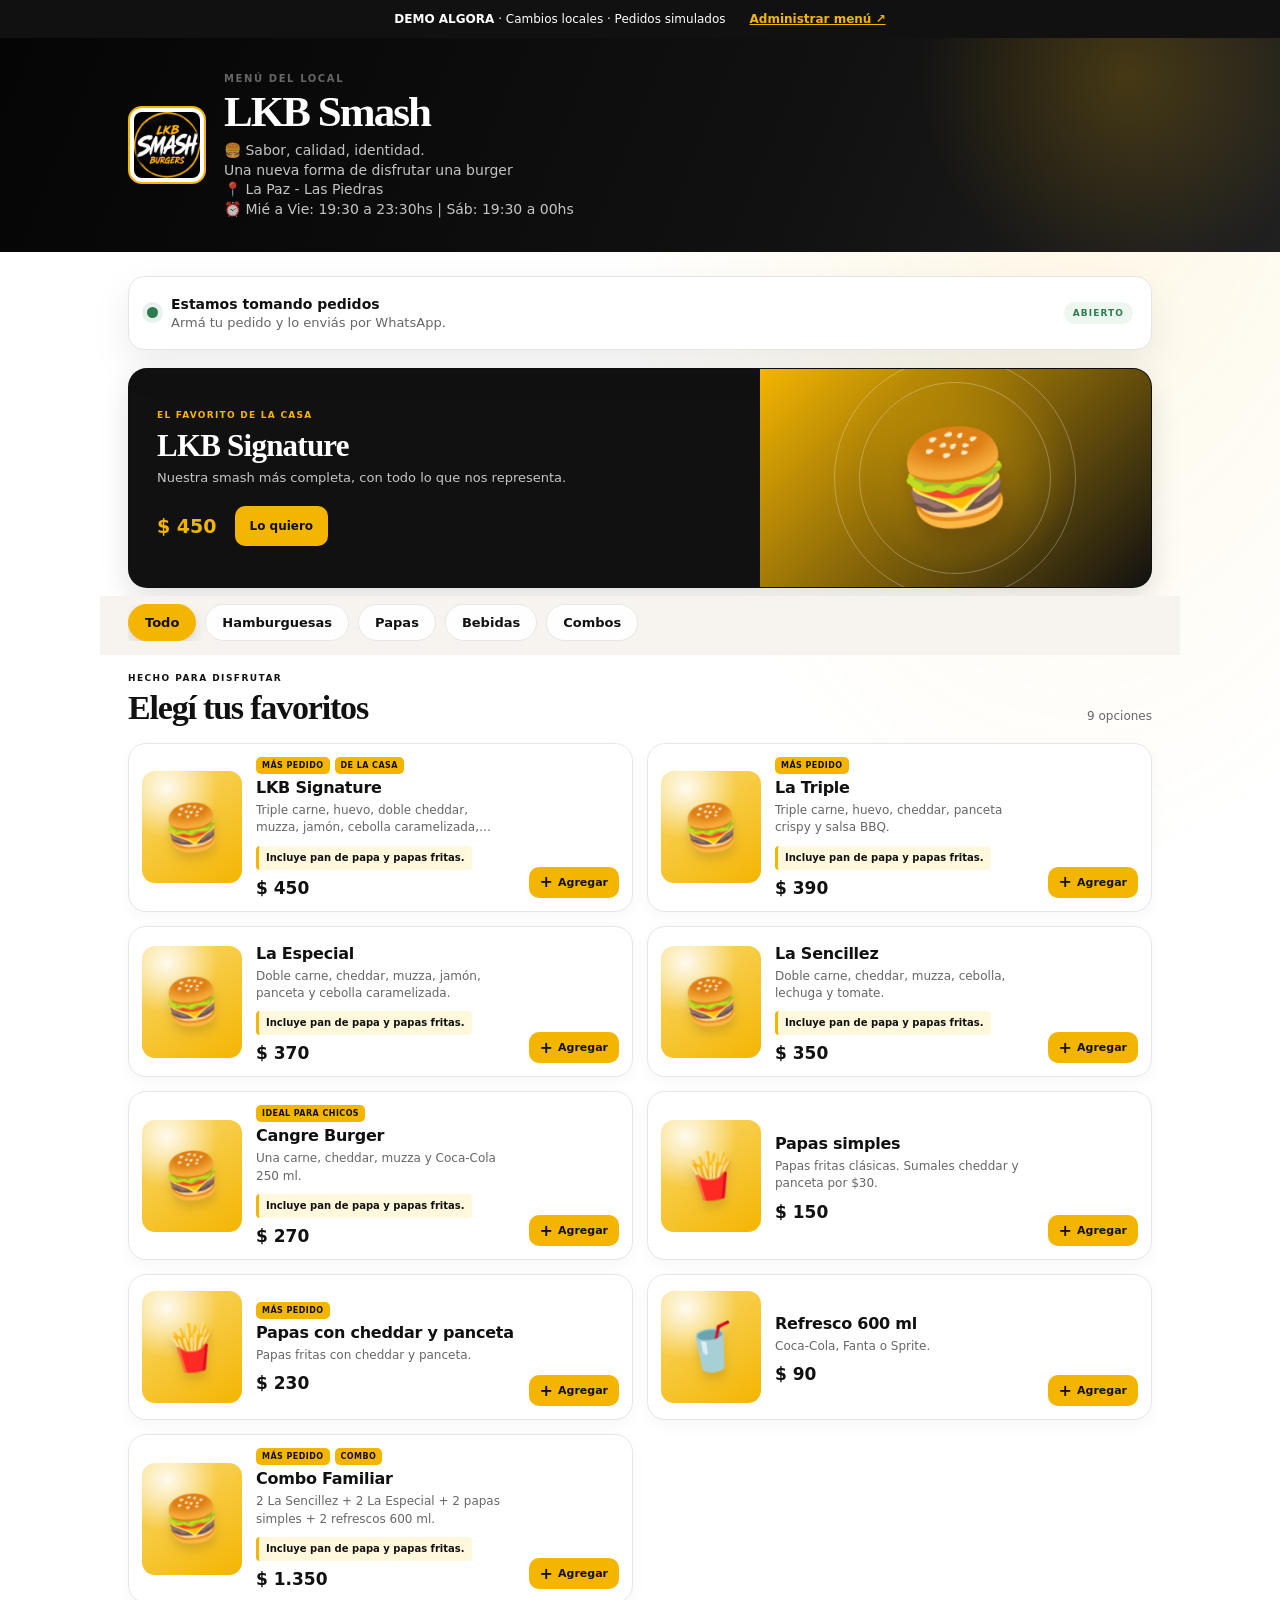
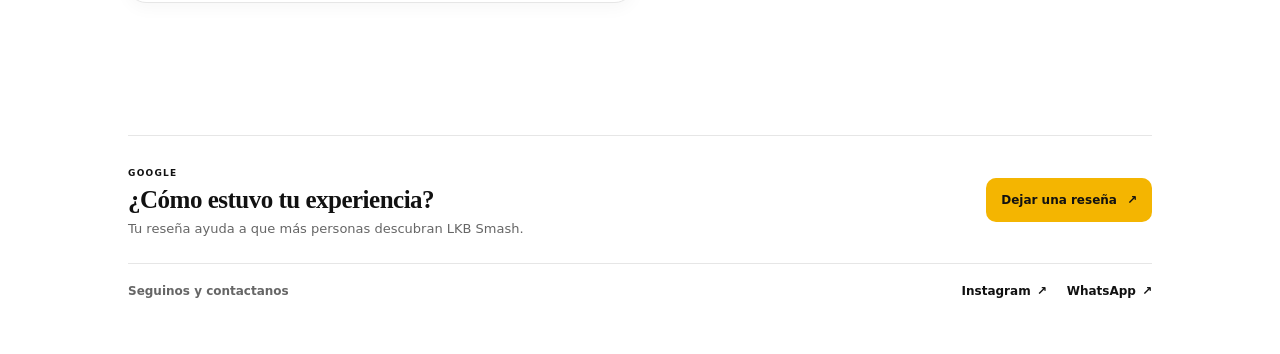
<file: index.html>
<!DOCTYPE html>
<html lang="es">
<head>
  <meta charset="UTF-8">
  <meta name="viewport" content="width=device-width, initial-scale=1.0">
  <meta name="description" content="Elegí tu smash favorita, sumale unas papas y armá tu pedido. Mandalo por WhatsApp y dejá el resto en nuestras manos.">
  <meta name="theme-color" content="#f4b501">
  <title>LKB Smash · Hacé tu pedido</title>
  <meta property="og:site_name" content="LKB Smash">
  <meta property="og:locale" content="es_UY">
  <meta property="og:type" content="website">
  <meta property="og:title" content="🍔 LKB Smash · ¿Qué vas a comer hoy?">
  <meta property="og:description" content="Elegí tu smash favorita, sumale unas papas y armá tu pedido. Mandalo por WhatsApp y dejá el resto en nuestras manos.">
  <meta property="og:url" content="https://menu-digital-mvp.pages.dev/">
  <meta property="og:image" content="https://menu-digital-mvp.pages.dev/assets/img/logo.jpg">
  <meta property="og:image:type" content="image/jpeg">
  <meta property="og:image:alt" content="Logo de LKB Smash">
  <meta name="twitter:title" content="🍔 LKB Smash · ¿Qué vas a comer hoy?">
  <meta name="twitter:description" content="Elegí tu smash favorita, sumale unas papas y armá tu pedido. Mandalo por WhatsApp y dejá el resto en nuestras manos.">
  <meta name="twitter:card" content="summary_large_image">
  <meta name="twitter:image" content="https://menu-digital-mvp.pages.dev/assets/img/logo.jpg">
  <link rel="icon" type="image/jpeg" href="./assets/img/logo.jpg">
  <link rel="canonical" href="https://menu-digital-mvp.pages.dev/">
  <link rel="stylesheet" href="./css/styles.css">
</head>
<body>
  <div class="demo-banner"><span><strong>DEMO ALGORA</strong> · Cambios locales · Pedidos simulados</span><a href="./admin.html">Administrar menú ↗</a></div>
  <div id="app">
    <header id="restaurant-header" aria-label="Información del local"></header>

    <main class="page-shell">
      <section id="restaurant-status" aria-live="polite"></section>
      <section id="featured-product" aria-label="Producto destacado"></section>
      <section id="demo-promotion" class="demo-promotion" hidden></section>
      <section id="categories"></section>
      <section id="menu" aria-label="Menú del local"></section>
      <section id="google-reviews" aria-label="Dejá una reseña en Google"></section>
      <section id="social-links" aria-label="Redes sociales y contacto"></section>
    </main>

    <div id="cart-bar" class="cart-bar hidden"></div>
    <div id="cart-drawer" class="drawer hidden" aria-hidden="true"></div>
    <div id="product-modal" class="modal hidden" aria-hidden="true"></div>
  </div>

  <script type="module" src="./js/app.js"></script>
</body>
</html>
</file>
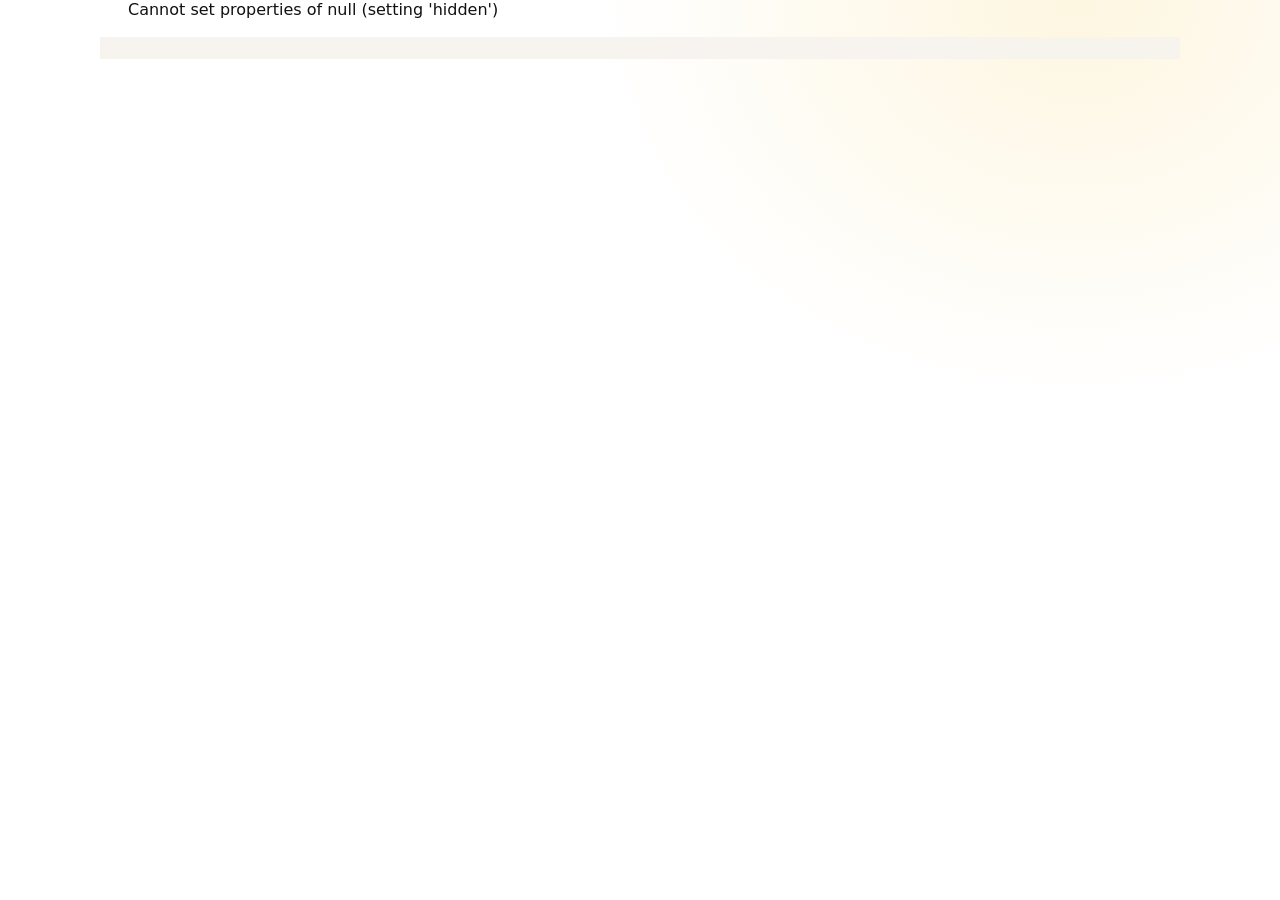
<file: burger-house/index.html>
<!DOCTYPE html>
<html lang="es">
<head>
  <meta charset="UTF-8">
  <meta name="viewport" content="width=device-width, initial-scale=1.0">
  <meta name="description" content="Explorá el menú de Burger House Company y hacé tu pedido por WhatsApp.">
  <meta name="theme-color" content="#f4b501">
  <title>Burger House Company · Menú digital</title>
  <link rel="stylesheet" href="/css/styles.css">
</head>
<body>
  <div id="app">
    <header id="restaurant-header" aria-label="Información del local"></header>
    <main class="page-shell">
      <section id="restaurant-selector" class="hidden" aria-label="Elegí un local"></section>
      <section id="restaurant-status" aria-live="polite"></section>
      <section id="featured-product" aria-label="Producto destacado"></section>
      <section id="categories"></section>
      <section id="menu" aria-label="Menú del local"></section>
      <section id="google-reviews" aria-label="Dejá una reseña en Google"></section>
      <section id="social-links" aria-label="Redes sociales y contacto"></section>
    </main>
    <div id="cart-bar" class="cart-bar hidden"></div>
    <div id="cart-drawer" class="drawer hidden" aria-hidden="true"></div>
    <div id="product-modal" class="modal hidden" aria-hidden="true"></div>
  </div>
  <script type="module" src="/js/app.js"></script>
</body>
</html>
</file>
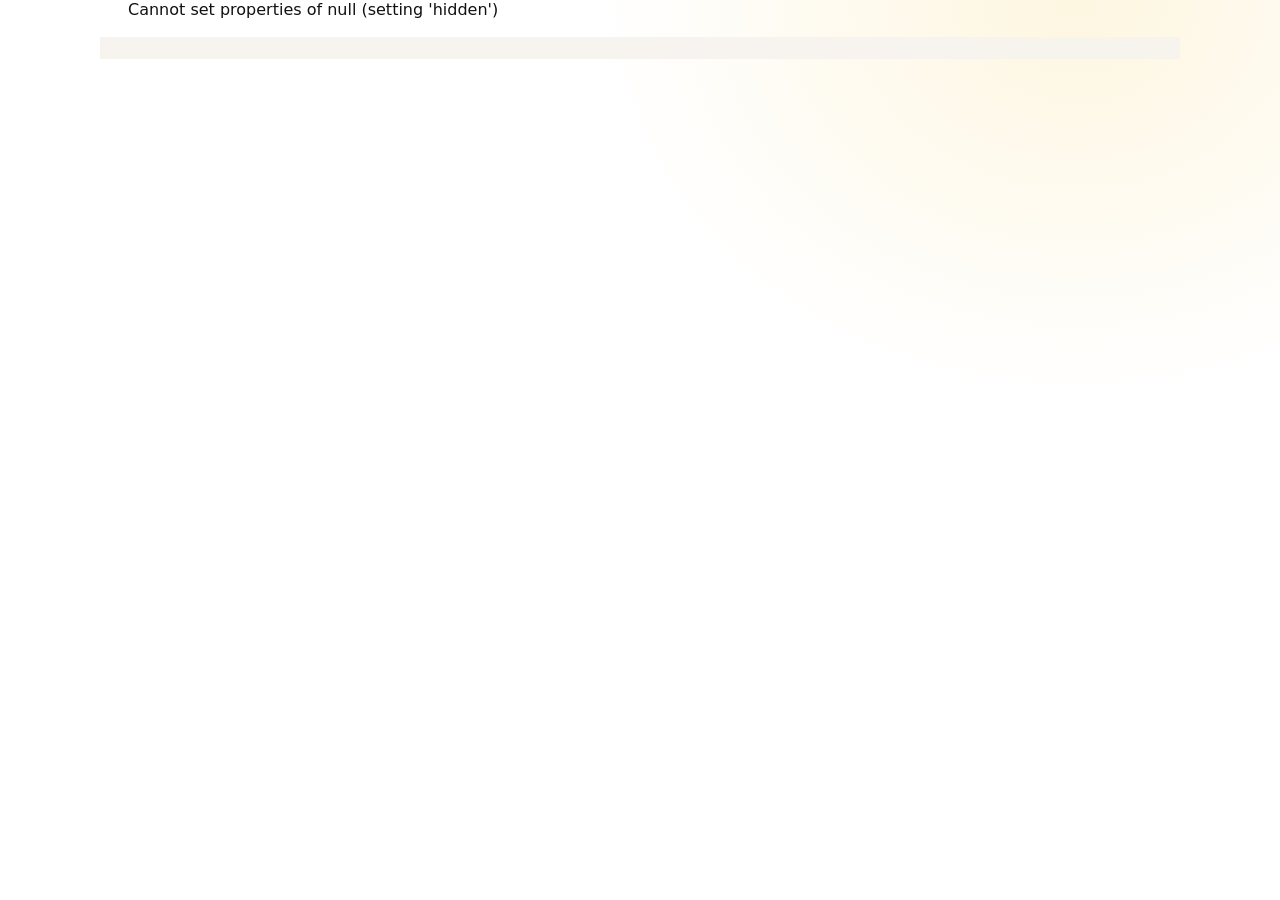
<file: lKb-smash/index.html>
<!DOCTYPE html>
<html lang="es">
<head>
  <meta charset="UTF-8">
  <meta name="viewport" content="width=device-width, initial-scale=1.0">
  <meta name="description" content="Explorá el menú de LKB Smash y hacé tu pedido por WhatsApp.">
  <meta name="theme-color" content="#f4b501">
  <title>LKB Smash · Menú digital</title>
  <link rel="stylesheet" href="/css/styles.css">
</head>
<body>
  <div id="app">
    <header id="restaurant-header" aria-label="Información del local"></header>
    <main class="page-shell">
      <section id="restaurant-selector" class="hidden" aria-label="Elegí un local"></section>
      <section id="restaurant-status" aria-live="polite"></section>
      <section id="featured-product" aria-label="Producto destacado"></section>
      <section id="categories"></section>
      <section id="menu" aria-label="Menú del local"></section>
      <section id="google-reviews" aria-label="Dejá una reseña en Google"></section>
      <section id="social-links" aria-label="Redes sociales y contacto"></section>
    </main>
    <div id="cart-bar" class="cart-bar hidden"></div>
    <div id="cart-drawer" class="drawer hidden" aria-hidden="true"></div>
    <div id="product-modal" class="modal hidden" aria-hidden="true"></div>
  </div>
  <script type="module" src="/js/app.js"></script>
</body>
</html>
</file>
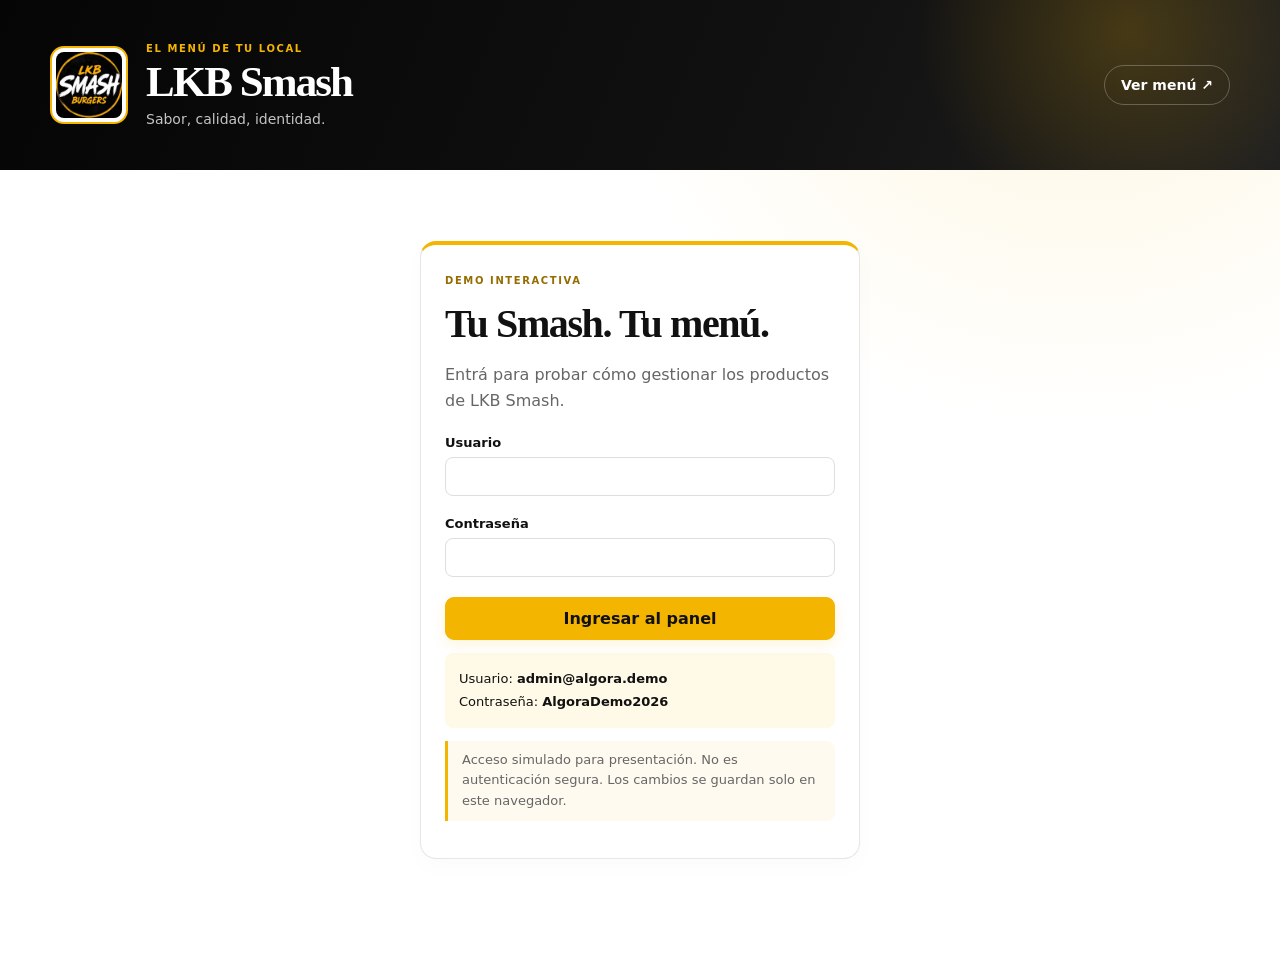
<file: admin.html>
<!doctype html>
<html lang="es">
<head>
<meta charset="utf-8"><meta name="viewport" content="width=device-width,initial-scale=1">
<title>LKB Smash · Administrar menú</title>
<link rel="stylesheet" href="./css/admin.css">
</head>
<body>
<header class="topbar"><a class="brand" href="./admin.html"><img src="./assets/img/logo.jpg" alt="Logo de LKB Smash"><div><span class="brand-eyebrow">EL MENÚ DE TU LOCAL</span><strong>LKB Smash</strong><span class="brand-tagline">Sabor, calidad, identidad.</span></div></a><a class="menu-link" href="./index.html">Ver menú ↗</a></header>
<main id="admin-root"></main>
<div id="feedback" class="toast" role="status" aria-live="polite" hidden></div>
<script type="module" src="./js/admin.js"></script>
</body></html>
</file>
<file: css/styles.css>
/* Estilos base y componentes del menú digital. */

:root {
  font-family: Inter, system-ui, -apple-system, BlinkMacSystemFont, "Segoe UI", sans-serif;
  color: #111111;
  background: #ffffff;
  --surface: #ffffff;
  --border: #e6e6e6;
  --muted: #666666;
  --accent: #f4b501;
  --success: #178447;
  --danger: #c93636;
}

* {
  box-sizing: border-box;
}

body {
  margin: 0;
  background: #ffffff;
}

button,
input,
textarea {
  font: inherit;
}

button {
  cursor: pointer;
}

button:disabled {
  cursor: not-allowed;
  opacity: .45;
}

#app {
  min-height: 100vh;
}

.header-inner,
main {
  width: min(760px, 100%);
  margin: 0 auto;
  padding-inline: 16px;
}

header {
  background: var(--surface);
  border-bottom: 1px solid var(--border);
}

.header-inner {
  padding-block: 20px;
}

.header-inner strong,
.header-inner span {
  display: block;
}

.header-inner strong {
  font-size: 24px;
}

.header-inner span {
  color: var(--muted);
  margin-top: 3px;
}

.status {
  display: flex;
  gap: 10px;
  align-items: center;
  margin-block: 16px;
  padding: 12px;
  border-radius: 12px;
  background: var(--surface);
  border: 1px solid var(--border);
}

.status-dot {
  width: 10px;
  height: 10px;
  border-radius: 50%;
  background: var(--danger);
}

.status.is-open .status-dot {
  background: var(--success);
}

.status p {
  margin: 3px 0 0;
  color: var(--muted);
  font-size: 14px;
}

.categories {
  display: flex;
  gap: 8px;
  overflow-x: auto;
  padding-block: 4px 16px;
}

.categories button {
  border: 1px solid var(--border);
  background: var(--surface);
  border-radius: 999px;
  padding: 9px 15px;
  white-space: nowrap;
}

.categories button.active {
  background: var(--accent);
  color: white;
  border-color: var(--accent);
}

.menu-list {
  display: grid;
  gap: 10px;
  padding-bottom: 110px;
}

.product-card {
  background: var(--surface);
  border: 1px solid var(--border);
  border-radius: 14px;
  padding: 16px;
  display: flex;
  justify-content: space-between;
  gap: 16px;
}

.product-info {
  min-width: 0;
}

.product-info h2 {
  margin: 5px 0;
  font-size: 18px;
}

.product-info p {
  margin: 0 0 10px;
  color: var(--muted);
  font-size: 14px;
  line-height: 1.4;
}

.product-info strong {
  font-size: 17px;
}

.tags {
  display: flex;
  gap: 5px;
}

.tags span {
  font-size: 11px;
  padding: 3px 7px;
  border-radius: 999px;
  background: #eee;
}

.add-button,
.primary-button {
  border: 0;
  background: var(--accent);
  color: white;
  border-radius: 9px;
  padding: 9px 13px;
  align-self: end;
  white-space: nowrap;
}

.primary-button {
  width: 100%;
  padding: 13px;
  margin-top: 15px;
}

.cart-bar {
  position: fixed;
  left: 50%;
  bottom: 14px;
  transform: translateX(-50%);
  width: min(728px, calc(100% - 28px));
  z-index: 20;
}

.cart-bar button {
  width: 100%;
  border: 0;
  border-radius: 14px;
  background: var(--accent);
  color: white;
  padding: 15px;
  display: flex;
  align-items: center;
  justify-content: space-between;
  gap: 10px;
}

.drawer,
.modal {
  position: fixed;
  inset: 0;
  z-index: 50;
}

.drawer-backdrop,
.modal-backdrop {
  position: absolute;
  inset: 0;
  background: rgba(0, 0, 0, .45);
}

.drawer-content {
  position: absolute;
  right: 0;
  top: 0;
  height: 100%;
  width: min(480px, 100%);
  background: var(--surface);
  padding: 24px 18px;
  overflow-y: auto;
}

.modal-content {
  position: relative;
  width: min(520px, calc(100% - 28px));
  max-height: 90vh;
  overflow-y: auto;
  margin: 5vh auto;
  background: var(--surface);
  border-radius: 16px;
  padding: 22px;
}

.modal-close {
  border: 0;
  background: transparent;
  font-size: 26px;
  float: right;
}

fieldset {
  border: 1px solid var(--border);
  border-radius: 10px;
  margin-top: 16px;
  padding: 12px;
}

fieldset label {
  display: block;
  padding: 8px 0;
}

.cart-item {
  border-bottom: 1px solid var(--border);
  padding: 14px 0;
}

.cart-item > div:first-child {
  display: grid;
  gap: 4px;
}

.cart-item small,
.cart-item span {
  color: var(--muted);
}

.quantity {
  display: flex;
  align-items: center;
  gap: 10px;
  margin-top: 10px;
}

.quantity button {
  width: 30px;
  height: 30px;
  border: 1px solid var(--border);
  background: white;
  border-radius: 7px;
}

.remove {
  border: 0;
  background: transparent;
  color: var(--danger);
  padding: 5px 0;
  margin-top: 5px;
}

.cart-total {
  display: flex;
  justify-content: space-between;
  font-size: 19px;
  padding-block: 18px;
}

#order-extra-fields {
  display: grid;
  gap: 12px;
}

#order-extra-fields label {
  display: grid;
  gap: 5px;
}

#order-extra-fields input,
#order-extra-fields textarea {
  width: 100%;
  border: 1px solid var(--border);
  border-radius: 8px;
  padding: 10px;
}

#order-extra-fields textarea {
  min-height: 80px;
  resize: vertical;
}

.helper {
  color: var(--muted);
}

.hidden {
  display: none !important;
}

/* Brand and layout */
:root {
  color-scheme: light;
  font-family: Inter, ui-sans-serif, system-ui, -apple-system, BlinkMacSystemFont, "Segoe UI", sans-serif;
  color: #111111;
  background: #ffffff;
  --surface: #ffffff;
  --surface-soft: #fff8dd;
  --border: #e6e6e6;
  --muted: #666666;
  --accent: #f4b501;
  --accent-dark: #111111;
  --success: #2e7b4f;
  --danger: #b83a32;
  --shadow-soft: 0 16px 40px rgba(0, 0, 0, .08);
}

html {
  scroll-behavior: smooth;
}

body {
  min-width: 320px;
  background:
    radial-gradient(ellipse at 84% 0%, rgba(244, 181, 1, .12), transparent 30rem),
    #ffffff;
  color: #111111;
}

button,
input,
textarea {
  font: inherit;
}

button {
  transition: background-color .18s ease, border-color .18s ease, color .18s ease, transform .18s ease, box-shadow .18s ease;
}

button:focus-visible,
input:focus-visible,
textarea:focus-visible {
  outline: 3px solid rgba(244, 181, 1, .48);
  outline-offset: 3px;
}

#app {
  min-height: 100vh;
}

header {
  overflow: hidden;
  color: #ffffff;
  background:
    radial-gradient(circle at 88% 18%, rgba(244, 181, 1, .2), transparent 13rem),
    linear-gradient(112deg, #050505 0%, #111111 62%, #202020 100%);
  border: 0;
}

.header-inner,
main {
  width: min(1080px, 100%);
  margin-inline: auto;
  padding-inline: 28px;
}

.header-inner {
  display: flex;
  align-items: center;
  gap: 18px;
  min-height: 170px;
  padding-block: 32px;
}

.brand-mark {
  display: grid;
  flex: 0 0 68px;
  width: 68px;
  height: 68px;
  place-items: center;
  color: #111111;
  background: var(--accent);
  border: 4px solid rgba(255, 255, 255, .2);
  border-radius: 14px;
  box-shadow: 0 8px 22px rgba(0, 0, 0, .16);
  font-family: Georgia, serif;
  font-size: 34px;
  font-weight: 800;
}

.brand-logo {
  display: block;
  flex: 0 0 78px;
  width: 78px;
  height: 78px;
  padding: 4px;
  object-fit: contain;
  background: #ffffff;
  border: 2px solid var(--accent);
  border-radius: 14px;
}

.brand-copy {
  min-width: 0;
}

.brand-eyebrow,
.section-eyebrow {
  display: block;
  font-size: 10px;
  font-weight: 800;
  letter-spacing: .16em;
}

.brand-eyebrow {
  margin-bottom: 5px;
  color: var(--accent);
}

.brand-copy h1 {
  margin: 0;
  font-family: Georgia, "Times New Roman", serif;
  font-size: clamp(30px, 5vw, 43px);
  letter-spacing: -.045em;
  line-height: 1.05;
}

.brand-copy p {
  margin: 7px 0 0;
  color: rgba(255, 255, 255, .76);
  font-size: 14px;
  line-height: 1.4;
  white-space: pre-line;
}

main {
  padding-bottom: 48px;
}

/* Opening status and category navigation */
.status {
  position: relative;
  display: flex;
  align-items: center;
  gap: 13px;
  min-height: 74px;
  margin: 24px 0 15px;
  padding: 15px 18px;
  background: var(--surface);
  border: 1px solid var(--border);
  border-radius: 16px;
  box-shadow: var(--shadow-soft);
}

.status-dot {
  position: relative;
  flex: 0 0 11px;
  width: 11px;
  height: 11px;
  background: var(--danger);
  border-radius: 50%;
  box-shadow: 0 0 0 5px rgba(184, 58, 50, .1);
}

.status.is-open .status-dot {
  background: var(--success);
  box-shadow: 0 0 0 5px rgba(46, 123, 79, .1);
}

.status strong {
  display: block;
  font-size: 14px;
  font-weight: 750;
}

.status p {
  margin: 3px 0 0;
  color: var(--muted);
  font-size: 13px;
}

.status-note {
  margin-left: auto;
  padding: 6px 9px;
  color: var(--danger);
  background: #fff1ed;
  border-radius: 999px;
  font-size: 9px;
  font-weight: 850;
  letter-spacing: .12em;
}

.status.is-open .status-note {
  color: var(--success);
  background: #edf7ef;
}

#featured-product:not(.hidden) {
  margin: 18px 0 8px;
}

.featured-banner {
  display: grid;
  grid-template-columns: minmax(0, 1fr) minmax(210px, .62fr);
  min-height: 218px;
  overflow: hidden;
  color: #ffffff;
  background: #111111;
  border: 1px solid rgba(0, 0, 0, .18);
  border-radius: 19px;
  box-shadow: 0 12px 30px rgba(0, 0, 0, .12);
}

.featured-copy {
  display: flex;
  flex-direction: column;
  align-items: flex-start;
  justify-content: center;
  padding: 24px 28px;
}

.featured-eyebrow {
  color: var(--accent);
  font-size: 9px;
  font-weight: 850;
  letter-spacing: .14em;
}

.featured-copy h2 {
  margin: 9px 0 6px;
  font-family: Georgia, "Times New Roman", serif;
  font-size: 31px;
  letter-spacing: -.025em;
  line-height: 1.08;
}

.featured-copy p {
  max-width: 440px;
  margin: 0;
  color: rgba(255, 255, 255, .76);
  font-size: 13px;
  line-height: 1.5;
}

.featured-actions {
  display: flex;
  align-items: center;
  gap: 18px;
  margin-top: 18px;
}

.featured-price {
  color: var(--accent);
  font-size: 19px;
  font-weight: 800;
}

.featured-button {
  min-height: 40px;
  padding: 9px 15px;
  color: #111111;
  background: var(--accent);
  border: 0;
  border-radius: 10px;
  font-size: 12px;
  font-weight: 800;
}

.featured-button:not(:disabled):hover {
  background: #ffffff;
  box-shadow: 0 5px 14px rgba(0, 0, 0, .17);
  transform: translateY(-1px);
}

.featured-visual {
  position: relative;
  display: grid;
  min-height: 218px;
  overflow: hidden;
  place-items: center;
  background:
    radial-gradient(circle at 54% 45%, rgba(244, 181, 1, .36), transparent 44%),
    linear-gradient(135deg, #f4b501, #111111);
}

.featured-visual::before,
.featured-visual::after {
  position: absolute;
  width: 190px;
  height: 190px;
  border: 1px solid rgba(255, 255, 255, .28);
  border-radius: 50%;
  content: "";
}

.featured-visual::after {
  width: 240px;
  height: 240px;
}

.featured-visual span {
  z-index: 1;
  filter: drop-shadow(0 13px 10px rgba(55, 28, 15, .25));
  font-size: 92px;
  transform: rotate(-8deg);
}

.featured-visual img {
  position: absolute;
  width: 100%;
  height: 100%;
  object-fit: cover;
}

#google-reviews {
  margin-top: 20px;
}

.review-invite {
  display: flex;
  align-items: center;
  justify-content: space-between;
  gap: 24px;
  padding: 25px 0;
  border-block: 1px solid var(--border);
}

.review-copy {
  min-width: 0;
}

.review-eyebrow {
  color: #111111;
  font-size: 9px;
  font-weight: 850;
  letter-spacing: .14em;
}

.review-copy h2 {
  margin: 6px 0 4px;
  font-family: Georgia, "Times New Roman", serif;
  font-size: 25px;
  letter-spacing: -.02em;
  line-height: 1.15;
}

.review-copy p {
  margin: 0;
  color: var(--muted);
  font-size: 13px;
  line-height: 1.5;
}

.review-link {
  display: inline-flex;
  flex: 0 0 auto;
  align-items: center;
  gap: 10px;
  min-height: 44px;
  padding: 11px 15px;
  color: #111111;
  background: var(--accent);
  border-radius: 10px;
  font-size: 12px;
  font-weight: 750;
  text-decoration: none;
}

.review-link:hover {
  color: #ffffff;
  background: #111111;
}

#social-links:not(.hidden) {
  display: flex;
  align-items: center;
  justify-content: space-between;
  gap: 20px;
  padding: 20px 0 8px;
}

.social-heading {
  color: var(--muted);
  font-size: 12px;
  font-weight: 650;
}

.social-links-list {
  display: flex;
  flex-wrap: wrap;
  gap: 20px;
}

.social-link {
  display: inline-flex;
  align-items: center;
  gap: 6px;
  color: #111111;
  font-size: 12px;
  font-weight: 750;
  text-decoration-color: transparent;
  text-underline-offset: 4px;
  transition: color .18s ease, text-decoration-color .18s ease;
}

.social-link:hover {
  color: var(--accent-dark);
  text-decoration-color: currentColor;
}

#categories {
  position: sticky;
  top: 0;
  z-index: 10;
  margin-inline: -28px;
  padding: 8px 28px 14px;
  background: rgba(247, 244, 239, .92);
  backdrop-filter: blur(14px);
}

.categories {
  gap: 9px;
  padding: 0;
  scrollbar-width: none;
}

.categories::-webkit-scrollbar {
  display: none;
}

.categories button {
  padding: 10px 16px;
  color: #111111;
  background: rgba(255, 255, 255, .88);
  border: 1px solid #e6e6e6;
  border-radius: 999px;
  font-size: 13px;
  font-weight: 650;
}

.categories button:hover {
  color: var(--accent-dark);
  border-color: var(--accent);
}

.categories button.active {
  color: #111111;
  background: var(--accent);
  border-color: var(--accent);
  box-shadow: 0 5px 12px rgba(0, 0, 0, .12);
}

/* Menu and product cards */
.menu-heading {
  display: flex;
  align-items: end;
  justify-content: space-between;
  gap: 16px;
  padding: 18px 0 17px;
}

.section-eyebrow {
  color: #111111;
  font-size: 9px;
}

.menu-heading h2 {
  margin: 6px 0 0;
  font-family: Georgia, "Times New Roman", serif;
  font-size: clamp(26px, 4vw, 34px);
  letter-spacing: -.035em;
  line-height: 1.1;
}

.menu-count {
  padding-bottom: 3px;
  color: var(--muted);
  font-size: 12px;
  white-space: nowrap;
}

.menu-list {
  display: grid;
  grid-template-columns: repeat(2, minmax(0, 1fr));
  gap: 14px;
  padding-bottom: 112px;
}

.product-card {
  position: relative;
  display: grid;
  grid-template-columns: 100px minmax(0, 1fr) auto;
  align-items: center;
  gap: 14px;
  min-height: 146px;
  padding: 13px;
  overflow: hidden;
  background: var(--surface);
  border: 1px solid var(--border);
  border-radius: 18px;
  box-shadow: 0 5px 17px rgba(0, 0, 0, .035);
}

.product-card:hover {
  border-color: var(--accent);
  box-shadow: 0 12px 25px rgba(0, 0, 0, .08);
  transform: translateY(-2px);
}

.product-visual {
  display: grid;
  width: 100px;
  height: 112px;
  overflow: hidden;
  place-items: center;
  background:
    radial-gradient(circle at 25% 15%, rgba(255, 255, 255, .9), transparent 42%),
    linear-gradient(145deg, #f8d96f, #f4b501);
  border-radius: 13px;
}

.product-visual span {
  filter: drop-shadow(0 7px 5px rgba(74, 42, 20, .16));
  font-size: 45px;
  transform: rotate(-7deg);
}

.product-visual img {
  width: 100%;
  height: 100%;
  object-fit: cover;
}

.product-info {
  min-width: 0;
}

.tags {
  gap: 5px;
  min-height: 17px;
}

.tags span {
  padding: 4px 6px;
  color: #111111;
  background: var(--accent);
  border-radius: 5px;
  font-size: 8px;
  font-weight: 800;
  letter-spacing: .055em;
}

.product-info h2 {
  margin: 4px 0 5px;
  overflow: hidden;
  font-size: 16px;
  font-weight: 750;
  letter-spacing: -.015em;
  text-overflow: ellipsis;
}

.product-info p {
  display: -webkit-box;
  margin: 0 0 9px;
  overflow: hidden;
  color: var(--muted);
  font-size: 12px;
  line-height: 1.45;
  -webkit-box-orient: vertical;
  -webkit-line-clamp: 2;
}

.product-includes {
  display: inline-block;
  margin: 0 0 8px;
  padding: 5px 7px;
  color: #111111;
  background: var(--surface-soft);
  border-left: 3px solid var(--accent);
  border-radius: 4px;
  font-size: 10px;
  font-weight: 700;
  line-height: 1.4;
}

.product-price {
  color: #111111;
  font-size: 16px;
  font-weight: 800;
}

.add-button,
.primary-button {
  border: 0;
  background: var(--accent);
  color: #111111;
  border-radius: 10px;
  font-weight: 750;
}

.add-button {
  display: inline-flex;
  align-items: center;
  gap: 5px;
  align-self: end;
  padding: 9px 11px;
  font-size: 11px;
  white-space: nowrap;
}

.add-button span:first-child {
  font-size: 16px;
  line-height: 12px;
}

.add-button:not(:disabled):hover,
.primary-button:not(:disabled):hover {
  background: var(--accent-dark);
  color: #ffffff;
  box-shadow: 0 6px 14px rgba(169, 54, 27, .2);
  transform: translateY(-1px);
}

/* Cart, product configuration and order forms */
.cart-bar {
  bottom: max(16px, env(safe-area-inset-bottom));
  width: min(700px, calc(100% - 32px));
}

.cart-bar button {
  min-height: 60px;
  padding: 12px 18px;
  background: #111111;
  border: 1px solid rgba(255, 255, 255, .1);
  border-radius: 17px;
  box-shadow: 0 14px 35px rgba(35, 25, 20, .28);
  font-size: 13px;
}

.cart-bar button strong {
  margin-left: auto;
  color: var(--accent);
  font-size: 16px;
}

.cart-bar button span:last-child {
  padding-left: 14px;
  border-left: 1px solid rgba(255, 255, 255, .2);
  font-weight: 700;
}

.drawer-backdrop,
.modal-backdrop {
  background: rgba(0, 0, 0, .55);
  backdrop-filter: blur(3px);
}

.drawer-content {
  width: min(480px, 100%);
  padding: max(26px, env(safe-area-inset-top)) 24px max(24px, env(safe-area-inset-bottom));
  background: #ffffff;
  box-shadow: -20px 0 60px rgba(0, 0, 0, .16);
}

.drawer-content h2,
.modal-content h2 {
  margin: 12px 0 8px;
  font-family: Georgia, "Times New Roman", serif;
  font-size: 29px;
  letter-spacing: -.03em;
}

.modal-content {
  padding: 25px;
  background: #ffffff;
  border: 1px solid rgba(255, 255, 255, .7);
  border-radius: 20px;
  box-shadow: 0 24px 75px rgba(0, 0, 0, .22);
}

.modal-content > p {
  color: var(--muted);
  line-height: 1.55;
}

.modal-close {
  width: 38px;
  height: 38px;
  color: #111111;
  background: var(--surface-soft);
  border: 0;
  border-radius: 50%;
  font-size: 23px;
  line-height: 1;
}

fieldset {
  border-color: var(--border);
  border-radius: 12px;
}

fieldset legend {
  padding-inline: 5px;
  font-size: 13px;
  font-weight: 750;
}

fieldset label {
  color: #514a43;
  font-size: 13px;
}

input[type="radio"],
input[type="checkbox"] {
  accent-color: var(--accent);
}

.primary-button {
  min-height: 48px;
  padding: 13px 16px;
  font-size: 14px;
}

.cart-item {
  padding: 16px 0;
  border-color: var(--border);
}

.cart-item strong {
  font-size: 14px;
}

.cart-item small,
.cart-item span {
  color: var(--muted);
  font-size: 12px;
}

.quantity {
  gap: 10px;
}

.quantity button {
  width: 34px;
  height: 34px;
  color: #111111;
  background: var(--surface-soft);
  border: 1px solid var(--border);
  border-radius: 10px;
  font-weight: 750;
}

.remove {
  color: var(--danger);
  font-size: 12px;
}

.cart-total {
  border-top: 1px solid var(--border);
  font-size: 17px;
}

.cart-total strong {
  font-size: 21px;
}

#order-extra-fields {
  gap: 14px;
}

#order-extra-fields label {
  color: #514a43;
  font-size: 13px;
  font-weight: 650;
}

#order-extra-fields input,
#order-extra-fields textarea {
  padding: 12px;
  color: #25221f;
  background: #fff;
  border-color: #e5ddd3;
  border-radius: 10px;
  font-size: 14px;
}

#order-extra-fields textarea {
  min-height: 88px;
}

.helper {
  color: var(--muted);
  font-size: 13px;
}

.order-feedback {
  margin: 14px 0 0;
  padding: 12px 14px;
  color: #7b211d;
  background: #fff0ee;
  border: 1px solid #edc5c1;
  border-left: 4px solid var(--danger);
  border-radius: 8px;
  font-size: 13px;
  line-height: 1.45;
}

[aria-invalid="true"] {
  outline: 2px solid var(--danger);
  outline-offset: 2px;
}

@media (max-width: 760px) {
  .menu-list {
    grid-template-columns: 1fr;
  }
}

@media (max-width: 560px) {
  .header-inner,
  main {
    padding-inline: 18px;
  }

  .header-inner {
    min-height: 138px;
    gap: 13px;
    padding-block: 23px;
  }

  .brand-mark {
    flex-basis: 56px;
    width: 56px;
    height: 56px;
    border-radius: 18px;
    font-size: 28px;
  }

  .brand-logo {
    flex-basis: 58px;
    width: 58px;
    height: 58px;
  }

  .brand-copy h1 {
    font-size: 32px;
  }

  .brand-copy p {
    font-size: 11px;
    line-height: 1.4;
  }

  .status {
    margin-top: 17px;
    padding: 13px;
  }

  .status p {
    max-width: 230px;
    font-size: 11px;
  }

  .status-note {
    padding: 5px 7px;
    font-size: 8px;
  }

  .review-invite {
    align-items: flex-start;
    flex-direction: column;
    gap: 14px;
    padding: 20px 0;
  }

  .review-copy h2 {
    font-size: 22px;
  }

  .review-copy p {
    font-size: 12px;
  }

  .review-link {
    min-height: 42px;
  }

  #social-links:not(.hidden) {
    align-items: flex-start;
    flex-direction: column;
    gap: 10px;
    padding-top: 17px;
  }

  .social-links-list {
    gap: 17px;
  }

  #featured-product:not(.hidden) {
    margin-top: 14px;
  }

  .featured-banner {
    grid-template-columns: minmax(0, 1fr) 105px;
    min-height: 185px;
    border-radius: 16px;
  }

  .featured-copy {
    padding: 18px 15px;
  }

  .featured-eyebrow {
    font-size: 8px;
  }

  .featured-copy h2 {
    font-size: 23px;
  }

  .featured-copy p {
    font-size: 11px;
  }

  .featured-actions {
    gap: 10px;
    margin-top: 13px;
  }

  .featured-price {
    font-size: 15px;
  }

  .featured-button {
    min-height: 36px;
    padding: 8px 10px;
    font-size: 10px;
  }

  .featured-visual {
    min-height: 185px;
  }

  .featured-visual span {
    font-size: 58px;
  }

  .featured-visual::before {
    width: 115px;
    height: 115px;
  }

  .featured-visual::after {
    width: 150px;
    height: 150px;
  }

  #categories {
    margin-inline: -18px;
    padding: 8px 18px 12px;
  }

  .categories {
    gap: 7px;
  }

  .categories button {
    padding: 9px 13px;
    font-size: 12px;
  }

  .menu-heading {
    padding-top: 15px;
  }

  .menu-heading h2 {
    font-size: 27px;
  }

  .product-card {
    grid-template-columns: 78px minmax(0, 1fr) 36px;
    gap: 11px;
    min-height: 120px;
    padding: 10px;
    border-radius: 15px;
  }

  .product-visual {
    width: 78px;
    height: 94px;
    border-radius: 11px;
  }

  .product-visual span {
    font-size: 35px;
  }

  .product-info h2 {
    font-size: 14px;
  }

  .product-info p {
    margin-bottom: 6px;
    font-size: 11px;
  }

  .product-price {
    font-size: 14px;
  }

  .add-button {
    width: 36px;
    height: 36px;
    align-self: center;
    justify-content: center;
    padding: 0;
    border-radius: 12px;
  }

  .add-button span:first-child {
    font-size: 21px;
    line-height: 1;
  }

  .add-button span:last-child {
    display: none;
  }

  .modal-content {
    margin-top: 4vh;
    padding: 21px;
  }
}

@media (prefers-reduced-motion: reduce) {
  html {
    scroll-behavior: auto;
  }

  *,
  *::before,
  *::after {
    transition-duration: .01ms !important;
    animation-duration: .01ms !important;
    animation-iteration-count: 1 !important;
  }
}

/* Cantidades visibles en el menú y en la personalización. */
.product-actions { align-self: end; display: grid; justify-items: center; gap: 6px; }
.in-cart-label { color: var(--muted); font-size: 11px; }
.menu-quantity { gap: 3px; }
.menu-quantity span { min-width: 24px; text-align: center; font-weight: 750; }
.menu-quantity button, .product-quantity-row button {
  width: 44px; height: 44px; background: var(--accent); border: 0;
}
.customize-button {
  padding: 5px 0; border: 0; background: transparent; color: #111;
  font-size: 11px; text-decoration: underline; text-underline-offset: 3px;
}
.product-quantity-row {
  display: flex; justify-content: space-between; align-items: center;
  gap: 16px; margin-top: 22px;
}
.product-quantity-row .quantity span { min-width: 28px; text-align: center; }
@media (max-width: 1050px) {
  .product-card { grid-template-columns: 78px minmax(0, 1fr); }
  .product-visual { grid-row: 1 / 3; width: 78px; }
  .product-actions, .product-card > .add-button { grid-column: 2; justify-self: end; }
  .product-card > .add-button { width: auto; height: 44px; padding: 9px 13px; }
  .product-card > .add-button span:last-child { display: inline; }
}

.demo-banner{display:flex;justify-content:center;align-items:center;flex-wrap:wrap;gap:10px 24px;padding:12px 16px;background:#111111;color:white;font-size:12px}.demo-banner a{color:#f4b501;font-weight:700}.old-price{font-size:.8em;font-weight:400;color:#777;margin-right:5px}.demo-promotion{background:#fff9e8;border:1px solid #f4b501;border-radius:16px;padding:22px;margin:20px 0}.demo-promotion h2{margin:0 0 8px}.demo-promotion p{line-height:1.5}.demo-promotion .primary-button{max-width:240px}
</file>
<file: css/admin.css>
:root{font-family:Inter,system-ui,sans-serif;color:#111111;background:#ffffff;font-synthesis:none}*{box-sizing:border-box}body{margin:0}button,input,select,textarea{font:inherit}button,a,input,select,textarea{outline-offset:4px}button{cursor:pointer}button:disabled{opacity:.5;cursor:wait}a{color:inherit}.topbar{display:flex;align-items:center;justify-content:space-between;padding:22px max(24px,calc((100vw - 1180px)/2));background:#fff;border-bottom:1px solid #e6e6e6}.brand{text-decoration:none;font-weight:900;letter-spacing:3px;font-size:23px}.brand span{display:block;font-size:9px;letter-spacing:2px;margin-top:4px}.menu-link{font-size:14px;font-weight:650}main{max-width:1180px;margin:auto;padding:36px 24px 70px}.badge{display:inline-block;background:#fff3cb;color:#775500;padding:6px 10px;border-radius:6px;font-size:11px;font-weight:800;letter-spacing:1px}.muted{color:#666666;line-height:1.65}h1{font-size:clamp(27px,4vw,38px);letter-spacing:-1.3px;margin:14px 0 8px}h2{font-size:20px;margin:0 0 20px}h3{font-size:16px;margin:0 0 5px}.intro{display:flex;justify-content:space-between;gap:20px;align-items:center;margin-bottom:26px}.actions{display:flex;gap:10px;flex-wrap:wrap}.button{border:1px solid #dedede;border-radius:9px;padding:11px 16px;background:#fff;color:#111111;font-weight:650;text-decoration:none}.primary{background:#f4b501;border-color:#f4b501;color:#fff}.danger{color:#9f352e}.stats{display:grid;grid-template-columns:repeat(3,1fr);gap:16px;margin:24px 0}.stat,.panel{background:#fff;border:1px solid #e6e6e6;border-radius:14px;padding:24px}.stat strong{display:block;font-size:28px}.stat span{font-size:13px;color:#666666}.layout{display:grid;grid-template-columns:1.15fr 1fr;gap:24px;align-items:start}.list-head{display:flex;align-items:center;justify-content:space-between;gap:10px;margin-bottom:20px}.list-head h2{margin:0}.product-row{display:flex;align-items:center;gap:14px;padding:15px 0;border-top:1px solid #eeeeee}.product-row img{width:58px;height:58px;object-fit:cover;border-radius:10px;background:#ffffff}.product-copy{flex:1;min-width:0;overflow-wrap:anywhere}.product-copy small{display:block;color:#666666;margin:5px 0}.pill{font-size:11px;background:#fff3cb;padding:3px 6px;border-radius:4px}.hidden-pill{background:#f9e9dc;color:#864718}.form-grid{display:grid;grid-template-columns:1fr 1fr;gap:16px}.full{grid-column:1/-1}label{display:block;font-size:13px;font-weight:650}input:not([type=checkbox]),select,textarea{display:block;width:100%;margin-top:7px;border:1px solid #dedede;border-radius:8px;padding:11px;background:#fff;color:#111111}textarea{resize:vertical;min-height:80px}.check{display:flex;align-items:center;gap:9px;min-height:32px}.check input{width:17px;height:17px;accent-color:#f4b501}.offer-box{background:#fff9e8;border-radius:10px;padding:15px}.preview{display:block;width:100%;height:145px;object-fit:contain;background:#f6f6f6;border-radius:10px;margin-top:12px}.form-actions{margin-top:22px;display:flex;gap:10px}.promo{margin-top:24px}.login{max-width:440px;margin:35px auto}.login label{margin:20px 0}.login .button{width:100%}.credentials{font-size:13px;background:#fff9e8;padding:14px;border-radius:8px;line-height:1.8;overflow-wrap:anywhere}.notice{font-size:13px;border-left:3px solid #f4b501;padding:9px 14px;color:#666666;line-height:1.6}.toast{position:fixed;bottom:24px;left:50%;transform:translateX(-50%);background:#111111;color:#fff;padding:16px 24px;border-radius:12px;box-shadow:0 6px 30px #0002;max-width:90vw;z-index:20}.toast.error{background:#8b302a}.empty{padding:30px;color:#666666}@media(max-width:800px){.layout{grid-template-columns:1fr}.intro{align-items:flex-start;flex-direction:column}main{padding:24px 16px}.panel{padding:18px}.stats{gap:8px}.stat{padding:14px}.stat strong{font-size:24px}.product-row{gap:9px}.product-row .button{padding:9px}.form-grid{gap:12px}}

/* Follow the original LKB Smash menu: dark header, golden accent and serif headings. */
:root{--accent:#f4b501;--ink:#111;--border:#e6e6e6}
body{background:radial-gradient(ellipse at 84% 0%,rgba(244,181,1,.12),transparent 30rem),#fff}
.topbar{min-height:170px;padding-block:32px;color:white;background:radial-gradient(circle at 88% 18%,rgba(244,181,1,.2),transparent 13rem),linear-gradient(112deg,#050505 0%,#111 62%,#202020 100%);border:0}
.brand{display:flex;align-items:center;gap:18px;letter-spacing:normal}.brand img{width:78px;height:78px;object-fit:contain;padding:4px;background:#fff;border:2px solid var(--accent);border-radius:14px}.brand strong{font-family:Georgia,'Times New Roman',serif;font-size:clamp(30px,5vw,43px);letter-spacing:-.045em;line-height:1.05}.brand .brand-eyebrow{font-family:Inter,system-ui,sans-serif;color:var(--accent);font-size:10px;letter-spacing:.16em;margin:0 0 5px}.brand .brand-tagline{font-size:14px;font-weight:400;letter-spacing:0;color:#ffffffc2;margin-top:7px}.menu-link{padding:11px 16px;border:1px solid #ffffff40;border-radius:999px;text-decoration:none;white-space:nowrap}.menu-link:hover{background:var(--accent);color:var(--ink);border-color:var(--accent)}
h1,h2{font-family:Georgia,'Times New Roman',serif;letter-spacing:-.035em}h1{font-size:clamp(30px,4vw,40px)}.badge{background:none;color:#946c00;padding:0;font-size:10px;letter-spacing:.16em}.button{transition:background .18s,border-color .18s,transform .18s;min-height:42px}.button:hover{border-color:var(--accent);background:#fff9e8}.button:active{transform:translateY(1px)}.primary{color:#111;font-weight:800;box-shadow:0 5px 14px #f4b50122}.primary:hover{background:#e8aa00;border-color:#e8aa00}.stat,.panel{box-shadow:0 8px 24px #00000005;border-radius:16px}.stat strong{font-family:Georgia,serif}.stat{border-top:3px solid var(--accent)}.notice{border-radius:0 8px 8px 0;background:#fffaf0}.pill{border-radius:999px;font-weight:750;font-size:10px}.product-row{padding:14px 10px;margin:0 -10px;border-radius:12px;border:1px solid transparent;border-bottom-color:#eee;transition:background .18s,border-color .18s}.product-row.selected{background:#fff9e8;border-color:#f4b50188}.product-row.selected [data-edit]{background:#111;color:white;border-color:#111}.product-row img{width:64px;height:64px;object-fit:contain}.product-copy h3{font-weight:800}.editor-modes{display:flex;gap:5px;padding:5px;background:#f3f3f3;border-radius:999px;margin-bottom:24px}.mode-button{flex:1;border:0;border-radius:999px;background:transparent;color:#666;padding:11px 9px;font-size:13px;font-weight:750;transition:background .18s,color .18s,box-shadow .18s}.mode-button.active{background:var(--accent);color:#111;box-shadow:0 3px 8px #0000000d}.editor-heading h2{font-size:27px;margin:9px 0 6px;overflow-wrap:anywhere}.editor-heading .muted{font-size:13px;margin:0 0 10px}.editor-heading{padding-bottom:20px;margin-bottom:20px;border-bottom:1px solid var(--border)}#draft-status{font-size:11px;color:#7c651f}.form-actions{position:static;background:#fff;padding:16px 0 2px;border-top:1px solid var(--border);z-index:2}.form-actions .primary{flex:1}.preview[hidden]{display:none}.check input{accent-color:var(--accent)}input:focus-visible,select:focus-visible,textarea:focus-visible,button:focus-visible,a:focus-visible{outline:3px solid #f4b50177;outline-offset:3px}.toast{border-left:4px solid var(--accent)}.login{border-top:4px solid var(--accent)}.login h1{line-height:1.1}.offer-box{border:1px solid #f4b50133}.promo{border-top:3px solid var(--accent)}
@media(max-width:800px){.topbar{padding:24px 18px;min-height:140px;gap:12px}.brand{gap:12px}.brand img{width:62px;height:62px}.brand .brand-eyebrow{font-size:8px}.brand .brand-tagline{font-size:12px}.menu-link{font-size:12px;padding:9px 12px}.layout{gap:18px}.editor-modes{scroll-margin-top:16px}#editor{scroll-margin-top:16px}}
@media(max-width:430px){.brand strong{font-size:29px}.brand .brand-tagline{max-width:140px}.topbar{flex-wrap:wrap}.menu-link{margin-left:auto}.form-actions{flex-wrap:wrap}}
@media(prefers-reduced-motion:reduce){*,*::before,*::after{scroll-behavior:auto!important;transition:none!important;animation:none!important}}
</file>
